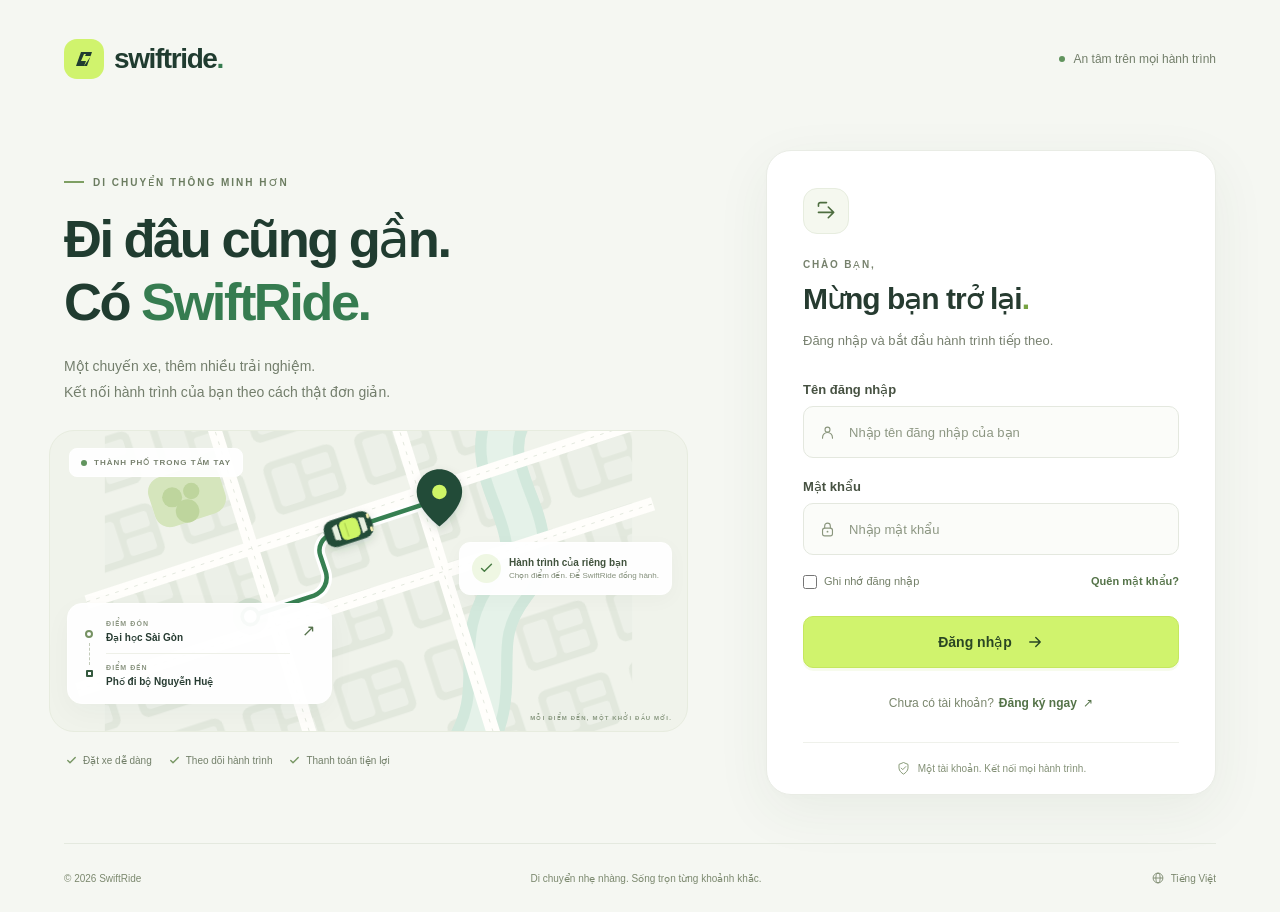
<file: frontend/index.html>
<!DOCTYPE html>
<html lang="vi">
<head>
    <meta charset="UTF-8">
    <meta name="viewport" content="width=device-width, initial-scale=1.0">
    <meta name="theme-color" content="#f5f7f2">
    <meta name="description" content="Đăng nhập SwiftRide để bắt đầu hành trình của bạn.">
    <title>Đăng nhập | SwiftRide</title>
    <link rel="stylesheet" href="styles.css">
    <script src="login.js" defer></script>
</head>
<body>
    <div class="page-shell">
        <header class="site-header">
            <div class="brand" aria-label="SwiftRide">
                <span class="brand-mark" aria-hidden="true">
                    <svg viewBox="0 0 32 32" fill="none">
                        <path d="M8 23 13 9h11l-5 14H8Z" fill="currentColor"/>
                        <path d="m16 11-3 7h5l-2 5 7-10h-6l1-2h-2Z" fill="#cef566"/>
                    </svg>
                </span>
                <span>swiftride<span class="brand-dot">.</span></span>
            </div>
            <span class="header-note"><span class="status-dot"></span> An tâm trên mọi hành trình</span>
        </header>

        <main class="login-layout">
            <!-- Giới thiệu ứng dụng và hình minh họa hành trình. -->
            <section class="intro-panel" aria-labelledby="intro-title">
                <p class="eyebrow"><span></span> DI CHUYỂN THÔNG MINH HƠN</p>
                <h1 id="intro-title">Đi đâu cũng gần.<br>Có <span>SwiftRide.</span></h1>
                <p class="intro-description">Một chuyến xe, thêm nhiều trải nghiệm.<br>Kết nối hành trình của bạn theo cách thật đơn giản.</p>

                <div class="journey-scene" role="img" aria-label="Minh họa chiếc xe SwiftRide trên hành trình từ Đại học Sài Gòn đến Phố đi bộ Nguyễn Huệ.">
                    <div class="scene-label"><span class="status-dot"></span> THÀNH PHỐ TRONG TẦM TAY</div>
                    <svg class="city-map" viewBox="0 0 580 330" fill="none" aria-hidden="true">
                        <defs>
                            <pattern id="city-blocks" width="105" height="83" patternUnits="userSpaceOnUse" patternTransform="rotate(-18 290 165)">
                                <rect x="7" y="7" width="82" height="60" rx="10" fill="#e2e8dd"/>
                                <rect x="15" y="15" width="28" height="44" rx="5" fill="#ecf0e8"/>
                                <rect x="50" y="15" width="31" height="18" rx="4" fill="#ecf0e8"/>
                                <rect x="50" y="39" width="31" height="20" rx="4" fill="#ecf0e8"/>
                            </pattern>
                            <filter id="pin-shadow" x="-100%" y="-100%" width="300%" height="300%">
                                <feDropShadow dx="0" dy="4" stdDeviation="5" flood-color="#183b28" flood-opacity=".15"/>
                            </filter>
                        </defs>
                        <rect width="580" height="330" fill="#f0f3eb"/>
                        <rect width="580" height="330" fill="url(#city-blocks)"/>
                        <path d="M450-30C397 47 499 103 447 171S448 278 395 360" stroke="#d2e8dc" stroke-width="54"/>
                        <path d="M450-30C397 47 499 103 447 171S448 278 395 360" stroke="#e5f2e9" stroke-width="29"/>
                        <path d="m-20 188 620-202M-30 285 603 80M115-20l116 370M315-30l118 380" stroke="#fffefb" stroke-width="15"/>
                        <path d="m-20 188 620-202M-30 285 603 80M115-20l116 370M315-30l118 380" stroke="#e1e6db" stroke-width="1" stroke-dasharray="4 7"/>
                        <rect x="43" y="56" width="81" height="57" rx="17" transform="rotate(-18 43 56)" fill="#d5e5bc"/>
                        <circle cx="74" cy="73" r="11" fill="#bed59d"/>
                        <circle cx="95" cy="66" r="9" fill="#bed59d"/>
                        <circle cx="91" cy="88" r="13" fill="#bed59d"/>
                        <path d="m160 204 70-23a21 21 0 0 0 13-26l-6-18a18 18 0 0 1 12-23l119-39" stroke="#fff" stroke-width="12" stroke-linecap="round"/>
                        <path d="m160 204 70-23a21 21 0 0 0 13-26l-6-18a18 18 0 0 1 12-23l119-39" stroke="#378052" stroke-width="5" stroke-linecap="round"/>
                        <circle cx="160" cy="204" r="20" fill="#378052" fill-opacity=".12"/>
                        <circle cx="160" cy="204" r="9" fill="#fff" stroke="#378052" stroke-width="4"/>
                        <g filter="url(#pin-shadow)">
                            <path d="M368 42c-14 0-25 11-25 25 0 19 25 38 25 38s25-19 25-38c0-14-11-25-25-25Z" fill="#244b38"/>
                            <circle cx="368" cy="67" r="8" fill="#cef566"/>
                        </g>
                        <g transform="translate(268 108) rotate(-18)" filter="url(#pin-shadow)">
                            <rect x="-27" y="-15" width="54" height="30" rx="11" fill="#244b38"/>
                            <rect x="-9" y="-11" width="21" height="22" rx="6" fill="#cef566"/>
                            <path d="m-11-9-6 2v14l6 2V-9Zm25 0 6 2v14l-6 2V-9Z" fill="#e5efdf"/>
                            <path d="M-2-8v16" stroke="#b1d452" stroke-width="1.5"/>
                            <rect x="23" y="-10" width="3" height="5" rx="1" fill="#f4efb4"/>
                            <rect x="23" y="5" width="3" height="5" rx="1" fill="#f4efb4"/>
                        </g>
                    </svg>

                    <div class="destination-badge">
                        <span class="badge-icon" aria-hidden="true">
                            <svg viewBox="0 0 24 24" fill="none"><path d="m5 12 4 4L19 6" stroke="currentColor" stroke-width="2" stroke-linecap="round" stroke-linejoin="round"/></svg>
                        </span>
                        <div><strong>Hành trình của riêng bạn</strong><span>Chọn điểm đến. Để SwiftRide đồng hành.</span></div>
                    </div>
                    <div class="trip-preview">
                        <div class="route-symbols" aria-hidden="true"><span class="pickup-dot"></span><span class="route-line"></span><span class="destination-square"></span></div>
                        <div class="route-addresses">
                            <div><span>ĐIỂM ĐÓN</span><strong>Đại học Sài Gòn</strong></div>
                            <div><span>ĐIỂM ĐẾN</span><strong>Phố đi bộ Nguyễn Huệ</strong></div>
                        </div>
                        <span class="route-arrow" aria-hidden="true">↗</span>
                    </div>
                    <span class="map-caption">MỖI ĐIỂM ĐẾN, MỘT KHỞI ĐẦU MỚI.</span>
                </div>

                <div class="benefits" aria-label="Trải nghiệm SwiftRide">
                    <span><svg viewBox="0 0 20 20" fill="none" aria-hidden="true"><path d="m5 10 3 3 7-7" stroke="currentColor" stroke-width="1.8" stroke-linecap="round" stroke-linejoin="round"/></svg>Đặt xe dễ dàng</span>
                    <span><svg viewBox="0 0 20 20" fill="none" aria-hidden="true"><path d="m5 10 3 3 7-7" stroke="currentColor" stroke-width="1.8" stroke-linecap="round" stroke-linejoin="round"/></svg>Theo dõi hành trình</span>
                    <span><svg viewBox="0 0 20 20" fill="none" aria-hidden="true"><path d="m5 10 3 3 7-7" stroke="currentColor" stroke-width="1.8" stroke-linecap="round" stroke-linejoin="round"/></svg>Thanh toán tiện lợi</span>
                </div>
            </section>

            <!-- Giao diện đăng nhập. Giữ các id để tự bổ sung JavaScript ở bài học tiếp theo. -->
            <section class="login-card" aria-labelledby="login-title">
                <div class="welcome-icon" aria-hidden="true">
                    <svg viewBox="0 0 28 28" fill="none"><path d="M5 15h17m-6-6 6 6-6 6M5 8V6a2 2 0 0 1 2-2h7" stroke="currentColor" stroke-width="1.8" stroke-linecap="round" stroke-linejoin="round"/></svg>
                </div>
                <p class="card-eyebrow">CHÀO BẠN,</p>
                <h2 id="login-title">Mừng bạn trở lại<span>.</span></h2>
                <p class="card-description">Đăng nhập và bắt đầu hành trình tiếp theo.</p>

                <div class="login-form" role="form" aria-label="Đăng nhập tài khoản SwiftRide">
                    <div class="field-group">
                        <label for="username">Tên đăng nhập</label>
                        <div class="input-wrapper">
                            <svg viewBox="0 0 24 24" fill="none" aria-hidden="true"><circle cx="12" cy="8" r="3.5" stroke="currentColor" stroke-width="1.6"/><path d="M5 20v-1a7 7 0 0 1 14 0v1" stroke="currentColor" stroke-width="1.6" stroke-linecap="round"/></svg>
                            <input id="username" name="username" type="text" placeholder="Nhập tên đăng nhập của bạn" autocomplete="username" autocapitalize="none" spellcheck="false">
                        </div>
                    </div>

                    <div class="field-group">
                        <label for="password">Mật khẩu</label>
                        <div class="input-wrapper">
                            <svg viewBox="0 0 24 24" fill="none" aria-hidden="true"><rect x="5" y="10" width="14" height="11" rx="3" stroke="currentColor" stroke-width="1.6"/><path d="M8 10V7a4 4 0 0 1 8 0v3" stroke="currentColor" stroke-width="1.6" stroke-linecap="round"/><circle cx="12" cy="15" r="1.3" fill="currentColor"/></svg>
                            <input id="password" name="password" type="password" placeholder="Nhập mật khẩu" autocomplete="current-password">
                        </div>
                    </div>

                    <div class="form-options">
                        <label class="remember-option"><input id="rememberMe" type="checkbox"><span>Ghi nhớ đăng nhập</span></label>
                        <button class="text-button" type="button">Quên mật khẩu?</button>
                    </div>

                    <button id="loginButton" class="login-button" type="button">
                        <span>Đăng nhập</span>
                        <svg viewBox="0 0 24 24" fill="none" aria-hidden="true"><path d="M5 12h14m-6-6 6 6-6 6" stroke="currentColor" stroke-width="1.8" stroke-linecap="round" stroke-linejoin="round"/></svg>
                    </button>
                    <p id="message" class="form-message" role="status" aria-live="polite"></p>
                </div>

                <div class="signup-prompt">Chưa có tài khoản? <button class="text-button signup-button" type="button">Đăng ký ngay <span aria-hidden="true">↗</span></button></div>
                <div class="card-footer">
                    <svg viewBox="0 0 20 20" fill="none" aria-hidden="true"><path d="m10 2 6 2.5v5c0 3.5-3.5 6.5-6 8-2.5-1.5-6-4.5-6-8v-5L10 2Z" stroke="currentColor" stroke-width="1.3" stroke-linejoin="round"/><path d="m7 9.5 2 2 4-4" stroke="currentColor" stroke-width="1.3" stroke-linecap="round" stroke-linejoin="round"/></svg>
                    <span>Một tài khoản. Kết nối mọi hành trình.</span>
                </div>
            </section>
        </main>

        <footer class="site-footer">
            <span>© 2026 SwiftRide</span>
            <span>Di chuyển nhẹ nhàng. Sống trọn từng khoảnh khắc.</span>
            <span class="language-label"><svg viewBox="0 0 20 20" fill="none" aria-hidden="true"><circle cx="10" cy="10" r="7" stroke="currentColor" stroke-width="1.3"/><ellipse cx="10" cy="10" rx="3" ry="7" stroke="currentColor" stroke-width="1.3"/><path d="M3 10h14" stroke="currentColor" stroke-width="1.3"/></svg>Tiếng Việt</span>
        </footer>
    </div>
</body>
</html>
</file>
<file: frontend/styles.css>
/* 1. Màu sắc và kiểu chữ dùng chung */
:root {
    color-scheme: light;
    --page: #f5f7f2;
    --ink: #203c30;
    --text: #263b31;
    --green: #367c50;
    --lime: #d0f36d;
    font-family: "Segoe UI", Arial, sans-serif;
    font-synthesis: none;
}
* { box-sizing: border-box; }
body { margin: 0; background: var(--page); color: var(--text); -webkit-font-smoothing: antialiased; }
button, input { font: inherit; }
button { cursor: pointer; -webkit-tap-highlight-color: transparent; }
button:focus-visible, input:focus-visible { outline: 3px solid #8db66b; outline-offset: 4px; }
svg { display: block; }
.page-shell { max-width: 1280px; min-height: 100svh; margin: 0 auto; padding: 0 64px; display: flex; flex-direction: column; }

/* 2. Phần đầu trang */
.site-header { min-height: 118px; display: flex; justify-content: space-between; align-items: center; gap: 24px; }
.brand { display: flex; align-items: center; gap: 10px; color: var(--ink); font-size: 28px; font-weight: 750; letter-spacing: -1.4px; }
.brand-mark { display: grid; place-items: center; width: 40px; height: 40px; border-radius: 13px; background: var(--lime); }
.brand-mark svg { width: 32px; height: 32px; }
.brand-dot { color: var(--green); }
.header-note { display: flex; align-items: center; gap: 9px; color: #727e6a; font-size: 12px; }
.status-dot { width: 6px; height: 6px; flex: 0 0 6px; border-radius: 50%; background: #61945e; }

/* 3. Giới thiệu và bản đồ minh họa */
.login-layout { flex: 1; display: grid; grid-template-columns: minmax(0, 1fr) 450px; align-items: center; gap: 86px; padding: 32px 0 48px; }
.intro-panel { min-width: 0; }
.eyebrow { display: flex; align-items: center; gap: 9px; margin: 0 0 20px; color: #6b7c60; font-size: 10px; font-weight: 700; letter-spacing: 2px; }
.eyebrow > span { width: 20px; height: 2px; background: #7e9f63; }
h1 { margin: 0; color: var(--ink); font-size: clamp(40px, 4.1vw, 54px); line-height: 1.2; font-weight: 650; letter-spacing: -2.5px; }
h1 > span { color: var(--green); }
.intro-description { margin: 20px 0 25px; font-size: 14px; line-height: 1.85; color: #737e6c; }
.journey-scene { position: relative; height: 302px; margin: 0 -8px 0 -15px; border: 1px solid #e7ecdf; border-radius: 25px; overflow: hidden; background: #f0f3eb; }
.city-map { position: absolute; top: 0; left: 0; width: 100%; height: 100%; }
.scene-label { position: absolute; z-index: 1; top: 17px; left: 19px; display: flex; align-items: center; gap: 7px; padding: 9px 11px; border: 1px solid #fff; border-radius: 8px; background: #fffffff0; color: #77816e; font-size: 8px; font-weight: 650; letter-spacing: 1px; }
.destination-badge { position: absolute; z-index: 1; right: 15px; top: 111px; display: flex; align-items: center; gap: 8px; padding: 11px 12px; border: 1px solid #fff; border-radius: 11px; background: #fffffff5; box-shadow: 0 5px 20px #23442c08; }
.badge-icon { display: grid; place-items: center; height: 29px; width: 29px; background: #eff7e3; color: #487c44; border-radius: 50%; }
.badge-icon svg { width: 17px; height: 17px; }
.destination-badge strong { display: block; color: #40523c; font-size: 10px; font-weight: 650; }
.destination-badge div > span { display: block; margin-top: 3px; color: #85907c; font-size: 8px; }
.trip-preview { position: absolute; z-index: 1; bottom: 27px; left: 17px; width: 265px; display: flex; gap: 12px; padding: 16px; border: 1px solid #fff; border-radius: 15px; background: #fffffff5; box-shadow: 0 9px 28px #25422e09; }
.route-symbols { display: flex; flex-direction: column; align-items: center; width: 10px; margin: 10px 0; }
.pickup-dot { width: 8px; height: 8px; border: 2px solid #769263; border-radius: 50%; }
.route-line { flex: 1; width: 0; margin: 5px 0; border-left: 1px dashed #c3cbb9; }
.destination-square { width: 7px; height: 7px; border: 2px solid #34593e; border-radius: 1px; }
.route-addresses { flex: 1; min-width: 0; }
.route-addresses > div + div { border-top: 1px solid #eef0e8; margin-top: 10px; padding-top: 10px; }
.route-addresses span { display: block; margin-bottom: 4px; font-size: 7px; color: #8a9480; font-weight: 700; letter-spacing: 1.1px; }
.route-addresses strong { display: block; font-size: 10px; font-weight: 600; }
.route-arrow { color: #54714a; font-size: 16px; margin-top: 1px; }
.map-caption { position: absolute; bottom: 10px; right: 15px; font-size: 6px; letter-spacing: 1.15px; font-weight: 650; color: #88977f; }
.benefits { display: flex; flex-wrap: wrap; gap: 15px; margin-top: 21px; color: #73806a; font-size: 10px; }
.benefits > span { display: flex; align-items: center; gap: 4px; }
.benefits svg { width: 15px; height: 15px; color: #769562; }

/* 4. Thẻ đăng nhập */
.login-card { background: #fff; border: 1px solid #e9ece5; border-radius: 25px; padding: 37px 36px 0; box-shadow: 0 16px 55px #2f4b3210, 0 2px 8px #2f4b3203; }
.welcome-icon { display: grid; place-items: center; width: 46px; height: 46px; margin-bottom: 25px; border: 1px solid #e7eddf; border-radius: 14px; background: #f5f8ef; color: #4d6d3f; }
.welcome-icon svg { width: 25px; height: 25px; }
.card-eyebrow { margin: 0 0 9px; color: #76816c; font-size: 10px; font-weight: 650; letter-spacing: 1.8px; }
h2 { margin: 0; font-size: 30px; line-height: 1.3; font-weight: 650; letter-spacing: -1px; color: #263b30; }
h2 > span { color: #77a343; }
.card-description { margin: 12px 0 30px; font-size: 13px; line-height: 1.7; color: #788170; }
.field-group + .field-group { margin-top: 21px; }
.field-group > label { display: block; margin-bottom: 9px; color: #465141; font-size: 13px; font-weight: 600; }
.input-wrapper { display: flex; align-items: center; gap: 11px; height: 52px; padding: 0 15px; border: 1px solid #e4e8df; border-radius: 10px; background: #fbfcf9; transition: border-color .18s, box-shadow .18s; }
.input-wrapper:focus-within { border-color: #8cac70; box-shadow: 0 0 0 3px #8cac7017; background: #fff; }
.input-wrapper > svg { width: 17px; height: 17px; color: #8a967d; flex-shrink: 0; }
.input-wrapper > input { min-width: 0; width: 100%; height: 100%; border: 0; outline: none; border-radius: inherit; color: #31452f; font-size: 13px; background: transparent; }
.input-wrapper > input::placeholder { color: #8d9783; opacity: 1; }
.input-wrapper > input:focus-visible { outline: none; }
.form-options { display: flex; align-items: center; justify-content: space-between; gap: 10px; margin: 17px 0 25px; }
.remember-option { display: flex; align-items: center; gap: 7px; color: #737f68; font-size: 11px; cursor: pointer; }
.remember-option input { width: 14px; height: 14px; margin: 0; accent-color: var(--green); cursor: pointer; }
.text-button { border: 0; padding: 3px 0; background: transparent; color: #547348; font-size: 11px; font-weight: 600; border-radius: 2px; }
.text-button:hover { color: #25492e; text-decoration: underline; text-underline-offset: 3px; }
.login-button { width: 100%; min-height: 52px; display: flex; align-items: center; justify-content: center; gap: 14px; border: 1px solid #c5e75f; border-radius: 10px; background: var(--lime); color: #294623; font-size: 14px; font-weight: 650; box-shadow: 0 3px 0 #b7d95c1c; transition: background .18s, transform .18s; }
.login-button svg { width: 18px; height: 18px; }
.login-button:hover { background: #c6eb5a; }
.login-button:active { transform: translateY(1px); }
.form-message { margin: 16px 0 0; padding: 11px 13px; border: 1px solid #e1e8d5; border-radius: 8px; background: #f6f9f0; color: #44603b; font-size: 12px; line-height: 1.6; overflow-wrap: anywhere; }
.form-message:empty { display: none; }
.signup-prompt { display: flex; align-items: center; justify-content: center; gap: 5px; margin: 25px 0 29px; color: #7b876e; font-size: 12px; }
.signup-button { font-size: 12px; }
.signup-button > span { margin-left: 3px; }
.card-footer { display: flex; align-items: center; justify-content: center; gap: 7px; padding: 18px 0; border-top: 1px solid #eff1eb; color: #849177; font-size: 10px; }
.card-footer svg { width: 15px; height: 15px; color: #879a77; }

/* 5. Chân trang */
.site-footer { min-height: 69px; display: flex; align-items: center; justify-content: space-between; gap: 18px; border-top: 1px solid #e4e9df; font-size: 10px; color: #7c896f; }
.language-label { display: inline-flex; align-items: center; gap: 6px; }
.language-label svg { width: 14px; height: 14px; }

/* 6. Điều chỉnh bố cục cho màn hình nhỏ */
@media (min-width: 1500px) {
    .login-layout { padding-top: 55px; padding-bottom: 70px; }
}
@media (max-width: 1100px) {
    .page-shell { padding: 0 40px; }
    .login-layout { grid-template-columns: minmax(0, 1fr) 410px; gap: 45px; }
    .login-card { padding: 32px 28px 0; }
    .benefits { gap: 10px; font-size: 9px; }
    h1 { font-size: 44px; }
    .destination-badge { top: 91px; right: 10px; }
}
@media (max-width: 850px) {
    .page-shell { max-width: 650px; padding: 0 28px; }
    .site-header { min-height: 100px; }
    .login-layout { grid-template-columns: 1fr; gap: 32px; padding: 24px 0 40px; }
    .intro-panel { text-align: center; }
    .eyebrow { justify-content: center; margin-bottom: 14px; }
    h1 { font-size: 42px; }
    .intro-description { margin: 15px 0 0; font-size: 13px; }
    .journey-scene, .benefits { display: none; }
    .login-card { width: 100%; max-width: 450px; margin: 0 auto; padding: 30px 32px 0; }
    .site-footer > span:nth-child(2) { display: none; }
}
@media (max-width: 480px) {
    .page-shell { padding: 0 20px; }
    .site-header { min-height: 85px; }
    .brand { font-size: 25px; gap: 8px; }
    .brand-mark { width: 35px; height: 35px; border-radius: 11px; }
    .brand-mark svg { width: 28px; height: 28px; }
    .header-note { display: none; }
    .login-layout { gap: 27px; padding: 16px 0 30px; }
    .eyebrow { font-size: 8px; letter-spacing: 1.6px; }
    h1 { font-size: 36px; letter-spacing: -1.8px; }
    .intro-description { font-size: 12px; line-height: 1.8; }
    .login-card { padding: 27px 23px 0; border-radius: 21px; }
    .welcome-icon { width: 41px; height: 41px; margin-bottom: 20px; }
    h2 { font-size: 27px; }
    .card-description { font-size: 12px; margin-bottom: 25px; }
    .site-footer { min-height: 59px; }
}
@media (prefers-reduced-motion: reduce) {
    *, *::before, *::after { transition: none !important; }
}
</file>
